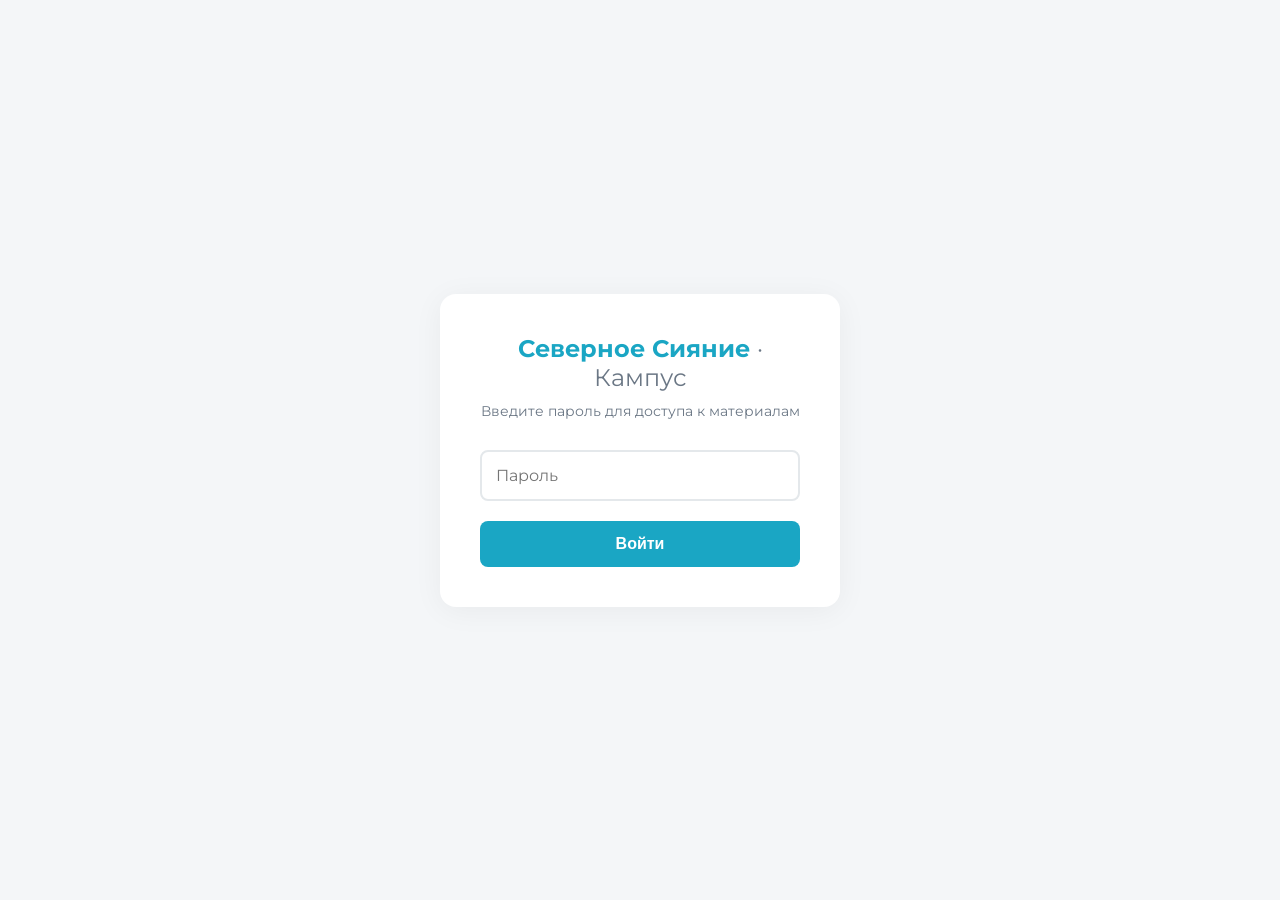
<file: index.html>
<!DOCTYPE html>
<html lang="ru">
<head>
<meta charset="UTF-8">
<meta name="viewport" content="width=device-width, initial-scale=1.0">
<title>Вход · Северное Сияние</title>
<link rel="preconnect" href="https://fonts.googleapis.com">
<link rel="preconnect" href="https://fonts.gstatic.com" crossorigin>
<link href="https://fonts.googleapis.com/css2?family=Montserrat:wght@400;500;600;700&display=swap" rel="stylesheet">
<style>
  :root {
    --primary: #1AA6C4;
    --primary-dark: #158AA3;
    --bg-body: #F4F6F8;
    --text-main: #2C3338;
    --text-muted: #6B7785;
    --border: #E4E8EB;
  }
  * { box-sizing: border-box; margin: 0; padding: 0; }
  body { 
    font-family: 'Montserrat', sans-serif; 
    background: var(--bg-body); 
    display: flex; 
    align-items: center; 
    justify-content: center; 
    height: 100vh; 
    color: var(--text-main);
  }
  .login-screen { 
    background: #fff; 
    padding: 40px; 
    border-radius: 16px; 
    box-shadow: 0 4px 30px rgba(0,0,0,0.05); 
    text-align: center; 
    max-width: 400px; 
    width: 90%; 
  }
  .logo { font-size: 24px; font-weight: 700; color: var(--primary); margin-bottom: 10px; }
  .logo span { font-weight: 400; color: var(--text-muted); }
  .subtitle { font-size: 14px; color: var(--text-muted); margin-bottom: 30px; }
  .input-pass { 
    width: 100%; padding: 14px; margin-bottom: 20px; border: 2px solid var(--border); border-radius: 8px; font-family: 'Montserrat', sans-serif; font-size: 16px; outline: none; transition: border 0.2s;
  }
  .input-pass:focus { border-color: var(--primary); }
  .btn-submit { 
    width: 100%; padding: 14px; background: var(--primary); color: #fff; border: none; border-radius: 8px; font-size: 16px; font-weight: 600; cursor: pointer; transition: background 0.2s; 
  }
  .btn-submit:hover { background: var(--primary-dark); }
  .error-msg { color: #E53935; font-size: 14px; margin-top: 15px; display: none; }
  
  .main-content { 
    display: none; text-align: center; max-width: 600px; width: 90%; animation: fadeIn 0.5s ease; 
  }
  @keyframes fadeIn { from { opacity: 0; transform: translateY(10px); } to { opacity: 1; transform: translateY(0); } }
  .main-content .logo { font-size: 32px; margin-bottom: 10px; }
  .main-content .welcome-text { color: var(--text-muted); margin-bottom: 40px; font-size: 16px; }
  
  .group-btn { 
    display: flex; justify-content: space-between; align-items: center; background: #fff; padding: 20px 30px; border-radius: 12px; text-decoration: none; color: var(--text-main); font-weight: 600; font-size: 18px; box-shadow: 0 2px 10px rgba(0,0,0,0.03); border: 1px solid var(--border); transition: transform 0.2s, box-shadow 0.2s;
  }
  .group-btn:hover { transform: translateY(-2px); box-shadow: 0 6px 20px rgba(26, 166, 196, 0.15); border-color: var(--primary); }
  .group-btn span.arrow { color: var(--primary); font-size: 20px; }
</style>
</head>
<body>

  <!-- Экран входа -->
  <div class="login-screen" id="loginScreen">
    <div class="logo">Северное Сияние <span>· Кампус</span></div>
    <div class="subtitle">Введите пароль для доступа к материалам</div>
    <input type="password" id="passwordInput" class="input-pass" placeholder="Пароль" onkeypress="handleKeyPress(event)">
    <button class="btn-submit" onclick="checkPassword()">Войти</button>
    <div class="error-msg" id="errorMsg">Неверный пароль. Попробуйте снова.</div>
  </div>

  <!-- Основной контент (одна кнопка) -->
  <div class="main-content" id="mainContent">
    <div class="logo">Северное Сияние <span>· Кампус</span></div>
    <div class="welcome-text">Добро пожаловать. Доступ разрешен.</div>
    
    <a href="group-2/index.html" class="group-btn">
      <span>Перейти к материалам уроков</span>
      <span class="arrow">&rarr;</span>
    </a>
  </div>

  <script>
    const SECRET_PASSWORD = "thebestway2026"; 

    function checkPassword() {
      const input = document.getElementById('passwordInput').value;
      const errorMsg = document.getElementById('errorMsg');
      
      if (input === SECRET_PASSWORD) {
        document.getElementById('loginScreen').style.display = 'none';
        document.getElementById('mainContent').style.display = 'block';
      } else {
        errorMsg.style.display = 'block';
        document.getElementById('passwordInput').value = '';
        const form = document.querySelector('.login-screen');
        form.style.transform = 'translateX(-5px)';
        setTimeout(() => form.style.transform = 'translateX(5px)', 50);
        setTimeout(() => form.style.transform = 'translateX(0)', 100);
      }
    }

    function handleKeyPress(event) {
      if (event.key === 'Enter') { checkPassword(); }
    }
  </script>
</body>
</html>
</file>
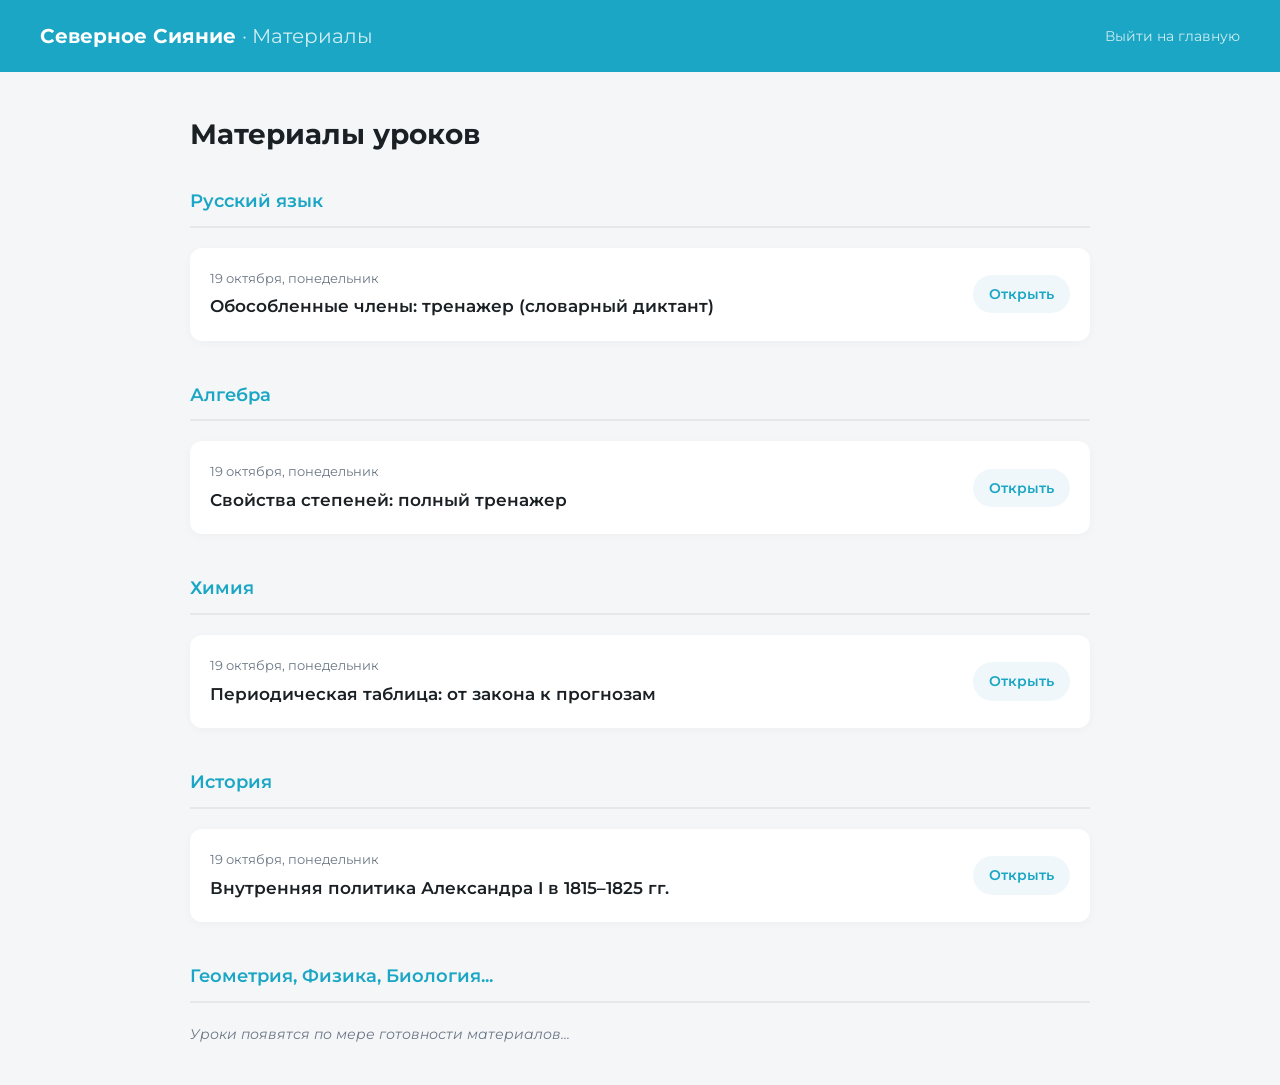
<file: group-2/index.html>
<!DOCTYPE html>
<html lang="ru">
<head>
<meta charset="UTF-8">
<meta name="viewport" content="width=device-width, initial-scale=1.0">
<title>Уроки · Группа 2</title>
<link rel="preconnect" href="https://fonts.googleapis.com">
<link rel="preconnect" href="https://fonts.gstatic.com" crossorigin>
<link href="https://fonts.googleapis.com/css2?family=Lora:wght@400;600&family=Montserrat:wght@400;500;600;700&display=swap" rel="stylesheet">
<style>
  body { font-family: 'Lora', serif; background: #F4F6F8; color: #2C3338; margin: 0; padding: 0; line-height: 1.6; }
  .header { background: #1AA6C4; color: #fff; padding: 20px 40px; display: flex; justify-content: space-between; align-items: center; }
  .brand { font-family: 'Montserrat', sans-serif; font-size: 20px; font-weight: 700; }
  .container { max-width: 900px; margin: 40px auto; padding: 0 20px; }
  h1 { font-family: 'Montserrat', sans-serif; font-size: 28px; margin-bottom: 30px; color: #1A2024; }
  .subject-section { margin-bottom: 40px; }
  .subject-title { font-family: 'Montserrat', sans-serif; font-size: 18px; font-weight: 600; color: #1AA6C4; border-bottom: 2px solid #E4E8EB; padding-bottom: 10px; margin-bottom: 20px; }
  .lesson-card { background: #fff; border-radius: 12px; padding: 20px; margin-bottom: 15px; box-shadow: 0 2px 10px rgba(0,0,0,0.03); display: flex; justify-content: space-between; align-items: center; text-decoration: none; color: inherit; transition: transform 0.2s, box-shadow 0.2s; }
  .lesson-card:hover { transform: translateY(-2px); box-shadow: 0 4px 15px rgba(0,0,0,0.08); }
  .lesson-info { flex: 1; }
  .lesson-date { font-family: 'Montserrat', sans-serif; font-size: 13px; color: #6B7785; margin-bottom: 5px; }
  .lesson-name { font-family: 'Montserrat', sans-serif; font-size: 17px; font-weight: 600; color: #1A2024; }
  .btn-go { font-family: 'Montserrat', sans-serif; font-size: 14px; font-weight: 600; color: #1AA6C4; background: #F0F7FA; padding: 8px 16px; border-radius: 20px; }
</style>
</head>
<body>
  <div class="header">
    <div class="brand">Северное Сияние <span style="font-weight:400; opacity:0.8;">· Материалы</span></div>
    <a href="../index.html" style="color: #fff; text-decoration: none; font-family: 'Montserrat'; font-size: 14px; opacity: 0.8;">Выйти на главную</a>
  </div>
  <div class="container">
    <h1>Материалы уроков</h1>
    
    <!-- РУССКИЙ ЯЗЫК -->
    <div class="subject-section">
      <div class="subject-title">Русский язык</div>
      <a href="lessons/2026-10-19-russian-obosoblennye.html" class="lesson-card">
        <div class="lesson-info">
          <div class="lesson-date">19 октября, понедельник</div>
          <div class="lesson-name">Обособленные члены: тренажер (словарный диктант)</div>
        </div>
        <div class="btn-go">Открыть</div>
      </a>
    </div>

    <!-- АЛГЕБРА -->
    <div class="subject-section">
      <div class="subject-title">Алгебра</div>
      <a href="lessons/2026-10-19-algebra-stepeni.html" class="lesson-card">
        <div class="lesson-info">
          <div class="lesson-date">19 октября, понедельник</div>
          <div class="lesson-name">Свойства степеней: полный тренажер</div>
        </div>
        <div class="btn-go">Открыть</div>
      </a>
    </div>

    <!-- ХИМИЯ -->
    <div class="subject-section">
      <div class="subject-title">Химия</div>
      <a href="lessons/2026-10-19-chemistry-mendeleev.html" class="lesson-card">
        <div class="lesson-info">
          <div class="lesson-date">19 октября, понедельник</div>
          <div class="lesson-name">Периодическая таблица: от закона к прогнозам</div>
        </div>
        <div class="btn-go">Открыть</div>
      </a>
    </div>

    <!-- ИСТОРИЯ -->
    <div class="subject-section">
      <div class="subject-title">История</div>
      <a href="lessons/2026-10-19-history-aleksandr-i.html" class="lesson-card">
        <div class="lesson-info">
          <div class="lesson-date">19 октября, понедельник</div>
          <div class="lesson-name">Внутренняя политика Александра I в 1815–1825 гг.</div>
        </div>
        <div class="btn-go">Открыть</div>
      </a>
    </div>
    
    <!-- ПУСТЫЕ ПРЕДМЕТЫ -->
    <div class="subject-section">
      <div class="subject-title">Геометрия, Физика, Биология...</div>
      <div style="font-family: 'Montserrat'; font-size: 14px; color: #6B7785; font-style: italic;">Уроки появятся по мере готовности материалов...</div>
    </div>

  </div>
</body>
</html>
</file>
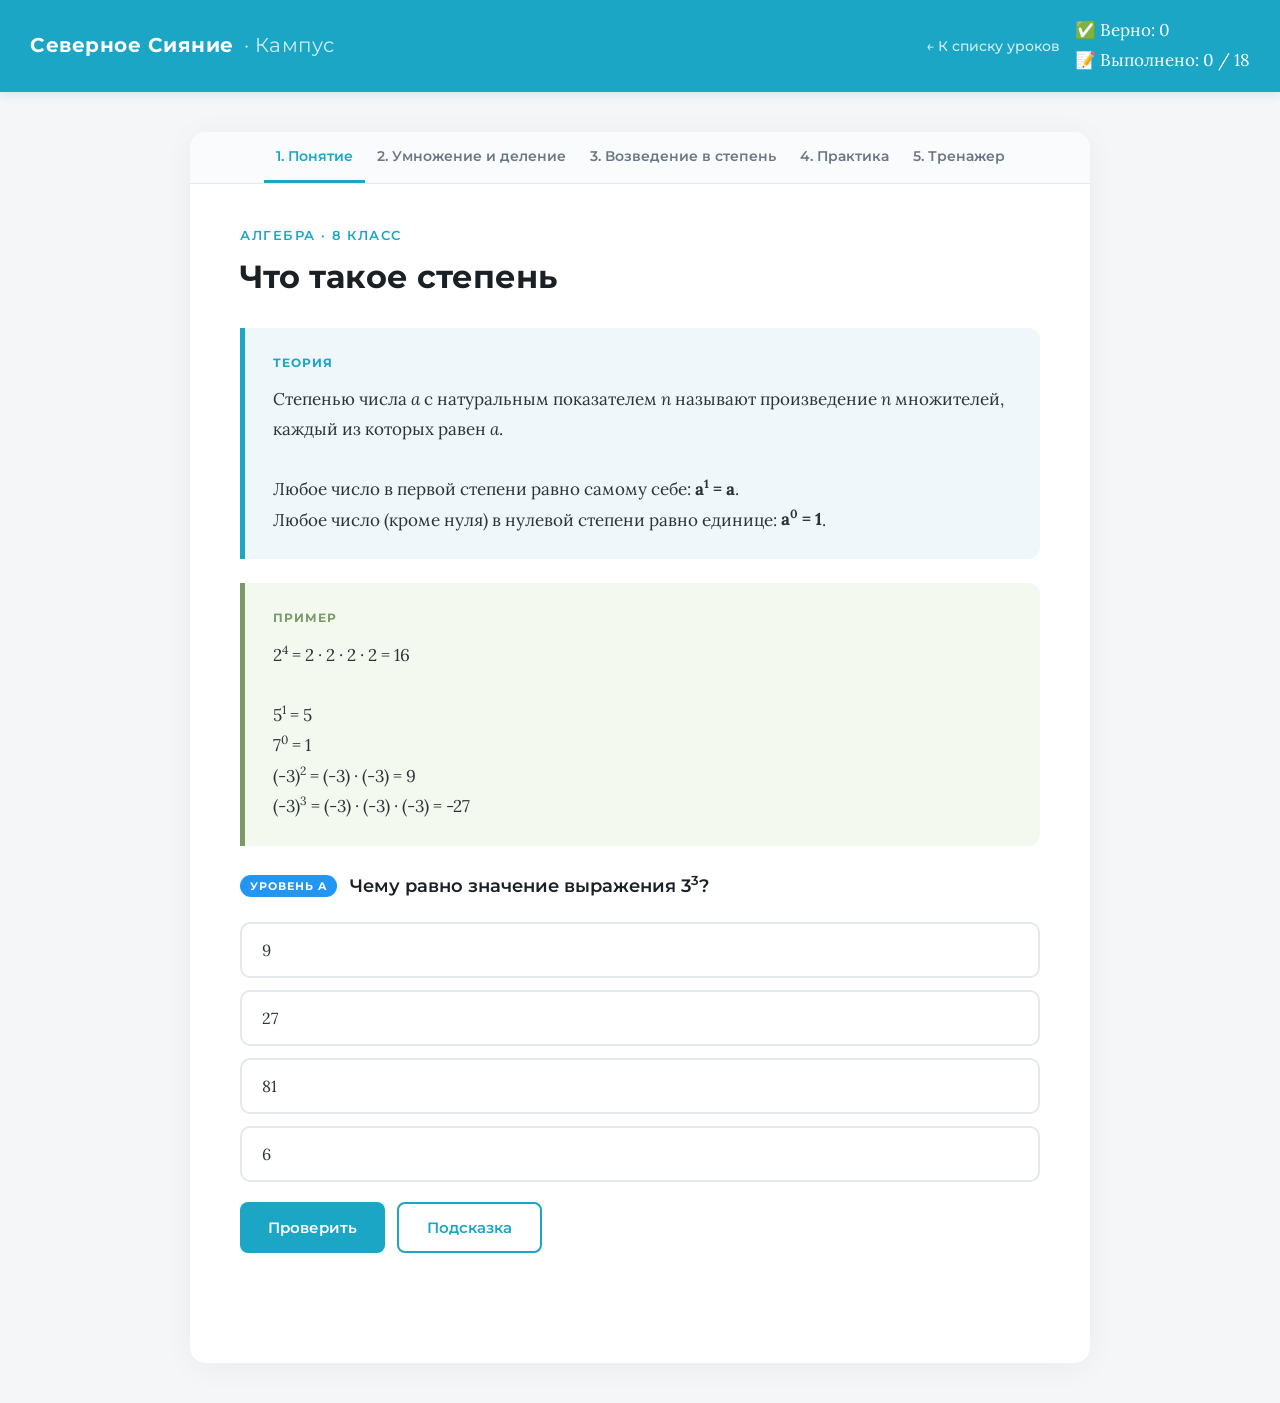
<file: group-2/lessons/2026-10-19-algebra-stepeni.html>
<!DOCTYPE html>
<html lang="ru">
<head>
<meta charset="UTF-8">
<meta name="viewport" content="width=device-width, initial-scale=1.0">
<title>Свойства степеней · Тренажер</title>
<link rel="stylesheet" href="../../assets/lesson.css">
<link rel="preconnect" href="https://fonts.googleapis.com">
<link rel="preconnect" href="https://fonts.gstatic.com" crossorigin>
<link href="https://fonts.googleapis.com/css2?family=Lora:ital,wght@0,400;0,600;1,400&family=Montserrat:wght@400;500;600;700&display=swap" rel="stylesheet">
<style>
  /* Исправленные стили вкладок (без скролла) */
  .tabs-nav { 
    display: flex; 
    flex-wrap: wrap; 
    justify-content: center; 
    background: #F9FBFC; 
    border-bottom: 1px solid var(--border); 
    padding: 0 10px; 
  }
  .tab-btn { 
    font-family: 'Montserrat', sans-serif; 
    background: transparent; 
    border: none; 
    padding: 15px 12px; 
    font-size: 14px; 
    font-weight: 600; 
    color: var(--text-muted); 
    cursor: pointer; 
    border-bottom: 3px solid transparent; 
    transition: all 0.2s; 
    white-space: nowrap; 
  }
  .tab-btn:hover { color: var(--primary); }
  .tab-btn.active { color: var(--primary); border-bottom-color: var(--primary); }
  
  /* Стили для математических формул */
  .math-block { background: #fff; padding: 15px 20px; border-radius: 8px; font-family: 'Lora', serif; font-size: 18px; text-align: center; margin: 15px 0; border: 1px solid var(--border); }
  sup { font-size: 0.7em; }
</style>
</head>
<body>

<header class="top-bar">
  <div class="brand">Северное Сияние <span>· Кампус</span></div>
  <div class="teacher-badge">Режим наставника</div>
  <div style="display: flex; align-items: center; gap: 15px;">
    <a href="../index.html" style="font-family: 'Montserrat', sans-serif; font-size: 14px; color: #fff; text-decoration: none; font-weight: 500; opacity: 0.8; transition: opacity 0.2s;" onmouseover="this.style.opacity='1'" onmouseout="this.style.opacity='0.8'">&larr; К списку уроков</a>
    <div class="stats" id="stats"></div>
  </div>
</header>

<div class="container">
  <!-- Сокращенные названия вкладок -->
  <div class="tabs-nav" id="tabs-nav">
    <button class="tab-btn active" onclick="LessonEngine.renderTab(0)">1. Понятие</button>
    <button class="tab-btn" onclick="LessonEngine.renderTab(1)">2. Умножение и деление</button>
    <button class="tab-btn" onclick="LessonEngine.renderTab(2)">3. Возведение в степень</button>
    <button class="tab-btn" onclick="LessonEngine.renderTab(3)">4. Практика</button>
    <button class="tab-btn" onclick="LessonEngine.renderTab(4)">5. Тренажер</button>
  </div>

  <div class="lesson-content" id="main-content">
    <!-- Содержимое генерируется через JS -->
  </div>
</div>

<script src="../../assets/core.js"></script>
<script>
const lessonData = {
  id: 'algebra_8_stepeni_trenazher',
  subject: 'Алгебра · 8 класс',
  tabs: [
    {
      title: "Что такое степень",
      theory: "Степенью числа <em>a</em> с натуральным показателем <em>n</em> называют произведение <em>n</em> множителей, каждый из которых равен <em>a</em>.<br><br>Любое число в первой степени равно самому себе: <strong>a<sup>1</sup> = a</strong>.<br>Любое число (кроме нуля) в нулевой степени равно единице: <strong>a<sup>0</sup> = 1</strong>.",
      example: "2<sup>4</sup> = 2 · 2 · 2 · 2 = 16<br><br>5<sup>1</sup> = 5<br>7<sup>0</sup> = 1<br>(-3)<sup>2</sup> = (-3) · (-3) = 9<br>(-3)<sup>3</sup> = (-3) · (-3) · (-3) = -27",
      teacherNote: "Тайминг: 5 минут. Обратите внимание на то, что отрицательное число в четной степени дает плюс, а в нечетной — минус.",
      tasks: [
        {
          type: 'choice', level: 'A',
          q: 'Чему равно значение выражения 3<sup>3</sup>?',
          options: ['9', '27', '81', '6'],
          a: '27', hint: '3 · 3 · 3.',
          solution: '3 · 3 = 9, 9 · 3 = 27.'
        },
        {
          type: 'input', level: 'A',
          q: 'Вычислите: 5<sup>0</sup> + 2<sup>3</sup>. Напишите только число.',
          a: '9', hint: 'Любое число в нулевой степени равно 1.',
          solution: '5<sup>0</sup> = 1. 2<sup>3</sup> = 8. 1 + 8 = 9.'
        },
        {
          type: 'choice', level: 'B',
          q: 'Какое из чисел является положительным?',
          options: ['(-2)<sup>3</sup>', '(-2)<sup>2</sup>', '(-2)<sup>5</sup>', '-2<sup>4</sup>'],
          a: '(-2)<sup>2</sup>', hint: 'Вспомните правило знаков при возведении в степень.',
          solution: 'Отрицательное число в четной степени дает положительный результат. (-2)<sup>2</sup> = 4.'
        }
      ]
    },
    {
      title: "Умножение и деление",
      theory: "При умножении степеней с одинаковыми основаниями показатели складываются, а основание остается прежним: <br><div class='math-block'>a<sup>m</sup> · a<sup>n</sup> = a<sup>m+n</sup></div>При делении степеней с одинаковыми основаниями из показателя числителя вычитается показатель знаменателя:<br><div class='math-block'>a<sup>m</sup> : a<sup>n</sup> = a<sup>m-n</sup></div>",
      example: "x<sup>3</sup> · x<sup>4</sup> = x<sup>3+4</sup> = x<sup>7</sup><br><br>y<sup>8</sup> : y<sup>3</sup> = y<sup>8-3</sup> = y<sup>5</sup>",
      teacherNote: "Тайминг: 6 минут. Главное правило — основания должны быть одинаковыми! 2<sup>3</sup> · 3<sup>2</sup> сложить нельзя.",
      tasks: [
        {
          type: 'choice', level: 'A',
          q: 'Упростите выражение: a<sup>3</sup> · a<sup>7</sup>',
          options: ['a<sup>10</sup>', 'a<sup>21</sup>', 'a<sup>4</sup>', '2a<sup>10</sup>'],
          a: 'a<sup>10</sup>', hint: 'Показатели нужно сложить.',
          solution: 'a<sup>3</sup> · a<sup>7</sup> = a<sup>3+7</sup> = a<sup>10</sup>.'
        },
        {
          type: 'input', level: 'A',
          q: 'Вычислите: 2<sup>5</sup> : 2<sup>2</sup>. Напишите только число.',
          a: '8', hint: 'Из первого показателя вычтите второй.',
          solution: '2<sup>5-2</sup> = 2<sup>3</sup> = 8.'
        },
        {
          type: 'input', level: 'B',
          q: 'Упростите: x<sup>8</sup> : x<sup>3</sup>. Напишите ответ (степень через ^).',
          a: 'x^5', hint: 'Вычтите показатели.',
          solution: 'x<sup>8-3</sup> = x<sup>5</sup>.'
        },
        {
          type: 'input', level: 'B',
          q: 'Упростите: a<sup>2</sup> · a<sup>5</sup> · a. (напишите через ^)',
          a: 'a^8', hint: 'У буквы a без степени показатель равен 1.',
          solution: 'a<sup>2+5+1</sup> = a<sup>8</sup>.'
        },
        {
          type: 'choice', level: 'C',
          q: 'Упростите выражение: (x<sup>5</sup> · x<sup>3</sup>) : x<sup>4</sup>',
          options: ['x<sup>4</sup>', 'x<sup>12</sup>', 'x<sup>2</sup>', 'x<sup>9</sup>'],
          a: 'x<sup>4</sup>', hint: 'Сначала сложите степени в скобках, потом вычтите.',
          solution: 'x<sup>5+3</sup> = x<sup>8</sup>. x<sup>8</sup> : x<sup>4</sup> = x<sup>4</sup>.'
        }
      ]
    },
    {
      title: "Возведение в степень",
      theory: "При возведении степени в степень показатели перемножаются: <br><div class='math-block'>(a<sup>m</sup>)<sup>n</sup> = a<sup>m · n</sup></div>При возведении в степень произведения (или дроби) в эту степень возводится каждый множитель:<br><div class='math-block'>(a · b)<sup>n</sup> = a<sup>n</sup> · b<sup>n</sup></div>",
      example: "(x<sup>2</sup>)<sup>3</sup> = x<sup>2·3</sup> = x<sup>6</sup><br><br>(2y)<sup>3</sup> = 2<sup>3</sup> · y<sup>3</sup> = 8y<sup>3</sup>",
      teacherNote: "Тайминг: 6 минут. Часто путают сложение и умножение показателей. Напомните, что здесь они перемножаются.",
      tasks: [
        {
          type: 'choice', level: 'A',
          q: 'Упростите выражение: (y<sup>4</sup>)<sup>3</sup>',
          options: ['y<sup>7</sup>', 'y<sup>12</sup>', 'y<sup>64</sup>', '3y<sup>4</sup>'],
          a: 'y<sup>12</sup>', hint: 'Показатели нужно перемножить.',
          solution: 'y<sup>4·3</sup> = y<sup>12</sup>.'
        },
        {
          type: 'input', level: 'B',
          q: 'Упростите: (x<sup>3</sup>)<sup>4</sup> · x<sup>2</sup>. (напишите через ^)',
          a: 'x^14', hint: 'Сначала возведите в степень, потом умножьте.',
          solution: '(x<sup>3</sup>)<sup>4</sup> = x<sup>12</sup>. x<sup>12</sup> · x<sup>2</sup> = x<sup>14</sup>.'
        },
        {
          type: 'choice', level: 'B',
          q: 'Упростите выражение: (2x)<sup>4</sup>',
          options: ['2x<sup>4</sup>', '8x<sup>4</sup>', '16x<sup>4</sup>', '16x'],
          a: '16x<sup>4</sup>', hint: 'Возведите в степень и число 2, и букву x.',
          solution: '2<sup>4</sup> · x<sup>4</sup> = 16x<sup>4</sup>.'
        },
        {
          type: 'choice', level: 'C',
          q: 'Упростите: (3a<sup>2</sup>b)<sup>3</sup>',
          options: ['3a<sup>6</sup>b<sup>3</sup>', '27a<sup>6</sup>b<sup>3</sup>', '9a<sup>6</sup>b<sup>3</sup>', '27a<sup>5</sup>b<sup>3</sup>'],
          a: '27a<sup>6</sup>b<sup>3</sup>', hint: 'Возведите 3 в куб, а показатели a и b умножьте на 3.',
          solution: '3<sup>3</sup> · a<sup>2·3</sup> · b<sup>1·3</sup> = 27a<sup>6</sup>b<sup>3</sup>.'
        }
      ]
    },
    {
      title: "Сложная практика (из ОГЭ)",
      theory: "Применяйте при преобразовании степеней либо свойства, либо определение. Не торопитесь, следите за знаками.",
      teacherNote: "Тайминг: 10 минут. Это задания повышенной сложности.",
      tasks: [
        {
          type: 'input', level: 'B',
          q: 'Вычислите: (-3)<sup>2</sup> + (-3)<sup>3</sup>. Напишите число.',
          a: '-18', hint: 'Квадрат отрицательного числа положителен, куб — отрицателен.',
          solution: '9 + (-27) = -18.'
        },
        {
          type: 'input', level: 'B',
          q: 'Вычислите: 2<sup>5</sup> · 2<sup>2</sup> : 2<sup>4</sup>. Напишите число.',
          a: '8', hint: 'Сложите степени при умножении, затем вычтите.',
          solution: '2<sup>5+2-4</sup> = 2<sup>3</sup> = 8.'
        },
        {
          type: 'input', level: 'C',
          q: 'Упростите: (2a<sup>3</sup>)<sup>2</sup> · (3a<sup>2</sup>)<sup>2</sup>. (через ^, например 36a^10)',
          a: '36a^10', hint: 'Сначала возведите каждую скобку в квадрат, затем перемножьте.',
          solution: '4a<sup>6</sup> · 9a<sup>4</sup> = 36a<sup>10</sup>.'
        },
        {
          type: 'input', level: 'C',
          q: 'Упростите: ((x<sup>3</sup>)<sup>2</sup> · x<sup>4</sup>) : (x<sup>2</sup>)<sup>2</sup>.',
          a: 'x^6', hint: 'Соберите все степени в числителе и разделите.',
          solution: 'x<sup>6</sup> · x<sup>4</sup> = x<sup>10</sup>. В знаменателе x<sup>4</sup>. x<sup>10-4</sup> = x<sup>6</sup>.'
        },
        {
          type: 'input', level: 'D',
          q: 'Вычислите: 2<sup>10</sup> · 2<sup>-5</sup> : 2<sup>2</sup>. (если проходили отрицательные степени)',
          a: '8', hint: '2<sup>10-5-2</sup>.',
          solution: '2<sup>3</sup> = 8.'
        },
        {
          type: 'choice', level: 'D',
          q: 'Сравните: 2<sup>10</sup> и 10<sup>2</sup>. Что больше?',
          options: ['2<sup>10</sup>', '10<sup>2</sup>', 'Они равны', 'Сравнить нельзя'],
          a: '2<sup>10</sup>', hint: '2<sup>10</sup> = 1024, 10<sup>2</sup> = 100.',
          solution: '1024 > 100. Значит, 2<sup>10</sup>.'
        }
      ]
    },
    {
      title: "Бесконечный тренажер",
      isTrainer: true,
      theory: "Этот блок создан для практики. Здесь нет оценок и влияния на общую статистику. Решайте столько, сколько нужно. Нажимайте «Другое задание», чтобы получить новый пример.",
      teacherNote: "Ученик может тренироваться самостоятельно. Ошибки здесь не идут в общий зачет.",
      tasks: [
        { type: 'input', q: 'Запишите в виде степени: x · x · x · x · x', a: 'x^5', hint: 'Считаем количество иксов.' },
        { type: 'input', q: 'Вычислите: 2<sup>4</sup>', a: '16', hint: '2·2·2·2' },
        { type: 'input', q: 'Вычислите: 5<sup>0</sup>', a: '1', hint: 'Любое число в нулевой степени.' },
        { type: 'input', q: 'Упростите: a<sup>3</sup> · a<sup>7</sup>', a: 'a^10', hint: 'Сложите показатели.' },
        { type: 'input', q: 'Упростите: x<sup>8</sup> : x<sup>3</sup>', a: 'x^5', hint: 'Вычтите показатели.' },
        { type: 'input', q: 'Упростите: (y<sup>4</sup>)<sup>3</sup>', a: 'y^12', hint: 'Перемножьте показатели.' },
        { type: 'input', q: 'Упростите: (2x)<sup>4</sup>', a: '16x^4', hint: 'Возведите 2 в 4 степень, а x умножите на 4.' },
        { type: 'input', q: 'Упростите: (x/3)<sup>2</sup>', a: 'x^2/9', hint: 'Возведите в квадрат числитель и знаменатель.' },
        { type: 'input', q: 'Упростите: a<sup>2</sup> · a<sup>5</sup> · a', a: 'a^8', hint: 'Не забудьте, что у последней "a" степень 1.' },
        { type: 'input', q: 'Упростите: (x<sup>3</sup>)<sup>4</sup> · x<sup>2</sup>', a: 'x^14', hint: '(x^3)^4 = x^12, дальше сложите.' },
        { type: 'input', q: 'Вычислите: (-3)<sup>2</sup> + (-3)<sup>3</sup>', a: '-18', hint: '9 + (-27).' },
        { type: 'input', q: 'Упростите: (3a<sup>2</sup>b)<sup>3</sup>', a: '27a^6b^3', hint: 'Каждый множитель в куб.' },
        { type: 'input', q: 'Упростите: (x/2)<sup>4</sup> · x<sup>2</sup>', a: 'x^6/16', hint: 'Сначала возведите дробь в степень.' },
        { type: 'input', q: 'Упростите: (2a<sup>3</sup>)<sup>4</sup> · (3a<sup>2</sup>)<sup>2</sup>', a: '144a^16', hint: '16a^12 * 9a^4.' },
        { type: 'input', q: 'Упростите: (x<sup>5</sup> · x<sup>3</sup>) : x<sup>4</sup>', a: 'x^4', hint: 'x^8 : x^4.' },
        { type: 'input', q: 'Вычислите: 2<sup>5</sup> : 2<sup>2</sup> · 2<sup>4</sup>', a: '128', hint: '2^(5-2+4) = 2^7.' },
        { type: 'input', q: 'Упростите: (a<sup>2</sup>b<sup>3</sup>)<sup>2</sup> · (a<sup>3</sup>b)<sup>4</sup>', a: 'a^16b^10', hint: 'a^4b^6 * a^12b^4.' },
        { type: 'input', q: 'Упростите: ((x<sup>3</sup>)<sup>2</sup> · x<sup>4</sup>) : (x<sup>2</sup>)<sup>2</sup>', a: 'x^6', hint: 'x^6 * x^4 / x^4 = x^6.' },
        { type: 'input', q: 'Упростите: (2a<sup>3</sup>)<sup>2</sup> · (3a<sup>2</sup>)<sup>3</sup> : (6a<sup>4</sup>)', a: '12a^4', hint: '4a^6 * 27a^6 / 6a^4 = 108a^12 / 6a^4.' },
        { type: 'input', q: 'Вычислите: (2<sup>3</sup>)<sup>2</sup> : 2<sup>4</sup>', a: '4', hint: '2^6 / 2^4 = 2^2.' },
        { type: 'input', q: 'Упростите: (x<sup>2</sup>y)<sup>3</sup> · (xy<sup>2</sup>)<sup>2</sup>', a: 'x^8y^7', hint: 'x^6y^3 * x^2y^4.' },
        { type: 'input', q: 'Упростите: (a<sup>3</sup>b<sup>2</sup>)<sup>4</sup> : (a<sup>2</sup>b)<sup>3</sup>', a: 'a^6b^5', hint: 'a^12b^8 / a^6b^3.' },
        { type: 'input', q: 'Вычислите: 3<sup>4</sup> · 3<sup>2</sup> : 3<sup>5</sup>', a: '3', hint: '3^6 / 3^5.' },
        { type: 'input', q: 'Упростите: (2x<sup>3</sup>y<sup>2</sup>)<sup>3</sup> : (3x<sup>2</sup>y)<sup>2</sup>', a: '8x^5y^4/9', hint: '8x^9y^6 / 9x^4y^2.' },
        { type: 'input', q: 'Сравните: 2<sup>10</sup> и 10<sup>2</sup>. (напишите >, < или =)', a: '>', hint: '1024 и 100.' },
        { type: 'input', q: 'Сравните: 3<sup>4</sup> и 4<sup>3</sup>. (напишите >, < или =)', a: '>', hint: '81 и 64.' }
      ]
    }
  ]
};

LessonEngine.init(lessonData);
</script>
</body>
</html>
</file>
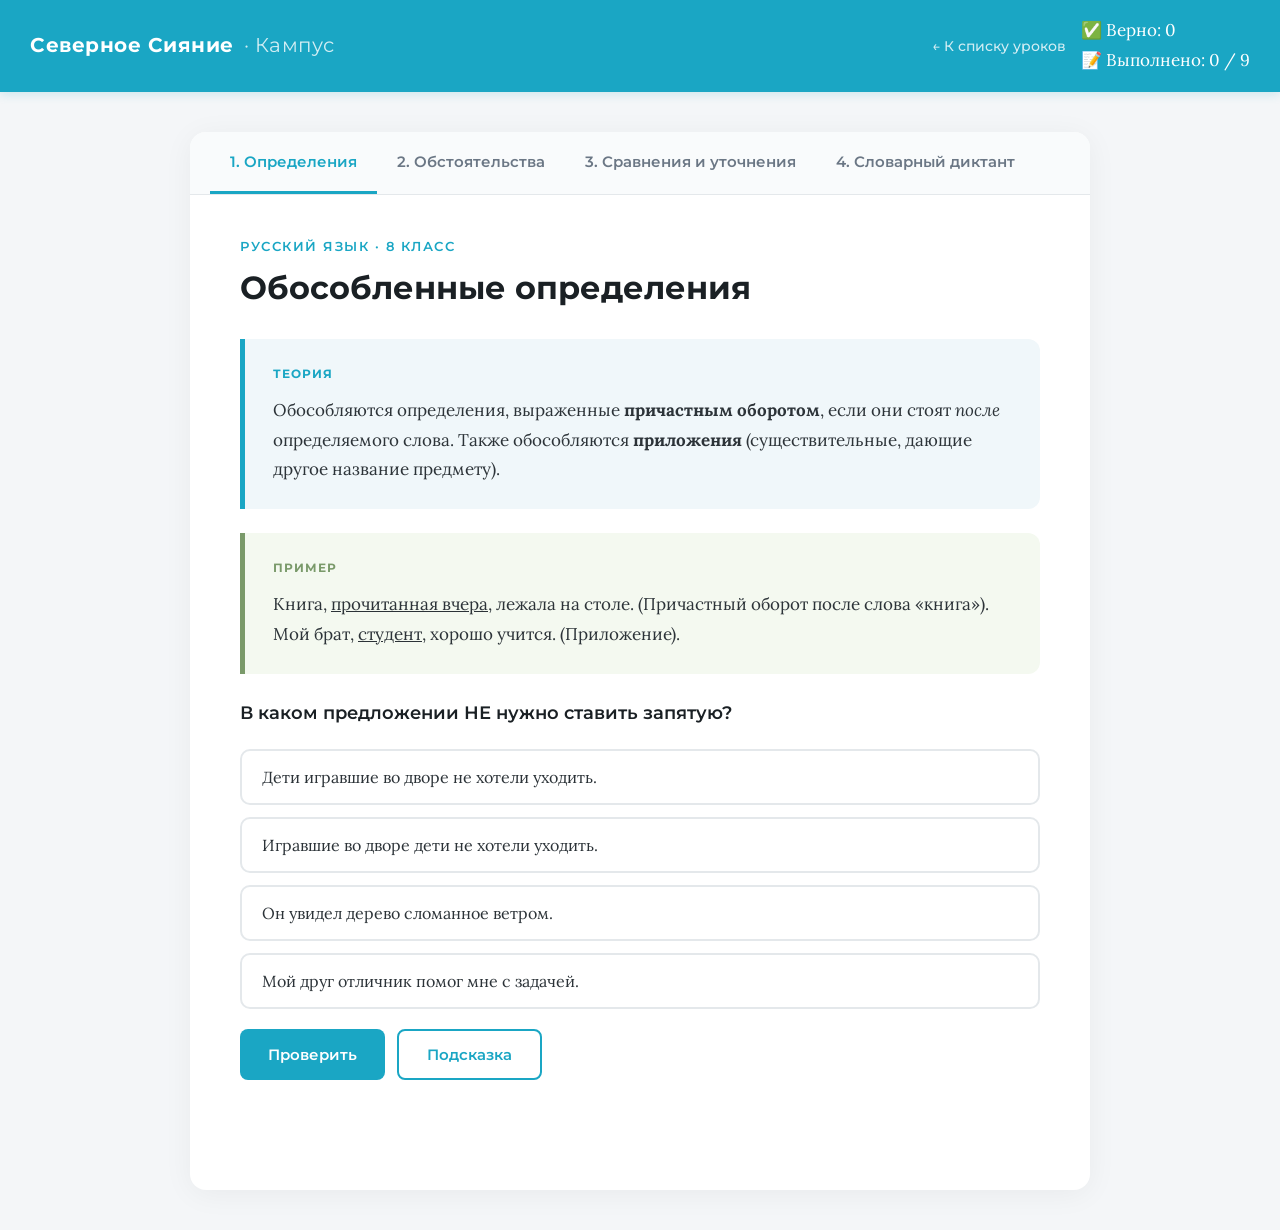
<file: group-2/lessons/2026-10-19-russian-obosoblennye.html>
<!DOCTYPE html>
<html lang="ru">
<head>
<meta charset="UTF-8">
<meta name="viewport" content="width=device-width, initial-scale=1.0">
<title>Обособленные члены · Тренажер</title>
<link rel="stylesheet" href="../../assets/lesson.css">
<link rel="preconnect" href="https://fonts.googleapis.com">
<link rel="preconnect" href="https://fonts.gstatic.com" crossorigin>
<link href="https://fonts.googleapis.com/css2?family=Lora:ital,wght@0,400;0,600;1,400&family=Montserrat:wght@400;500;600;700&display=swap" rel="stylesheet">
<style>
  .tabs-nav { display: flex; background: #F9FBFC; border-bottom: 1px solid var(--border); padding: 0 20px; overflow-x: auto; }
  .tab-btn { font-family: 'Montserrat', sans-serif; background: transparent; border: none; padding: 20px 20px; font-size: 15px; font-weight: 600; color: var(--text-muted); cursor: pointer; border-bottom: 3px solid transparent; transition: all 0.2s; white-space: nowrap; }
  .tab-btn:hover { color: var(--primary); }
  .tab-btn.active { color: var(--primary); border-bottom-color: var(--primary); }
</style>
</head>
<body>

<header class="top-bar">
  <div class="brand">Северное Сияние <span>· Кампус</span></div>
  <div class="teacher-badge">Режим наставника</div>
  <div style="display: flex; align-items: center; gap: 15px;">
    <a href="../index.html" style="font-family: 'Montserrat', sans-serif; font-size: 14px; color: #fff; text-decoration: none; font-weight: 500; opacity: 0.8; transition: opacity 0.2s;" onmouseover="this.style.opacity='1'" onmouseout="this.style.opacity='0.8'">&larr; К списку уроков</a>
    <div class="stats" id="stats"></div>
  </div>
</header>

<div class="container">
  <div class="tabs-nav" id="tabs-nav">
    <button class="tab-btn active" onclick="LessonEngine.renderTab(0)">1. Определения</button>
    <button class="tab-btn" onclick="LessonEngine.renderTab(1)">2. Обстоятельства</button>
    <button class="tab-btn" onclick="LessonEngine.renderTab(2)">3. Сравнения и уточнения</button>
    <button class="tab-btn" onclick="LessonEngine.renderTab(3)">4. Словарный диктант</button>
  </div>

  <div class="lesson-content" id="main-content">
    <!-- Содержимое генерируется через JS -->
  </div>
</div>

<script src="../../assets/core.js"></script>
<script>
const lessonData = {
  id: 'russian_8_obosoblennye_trenazher',
  subject: 'Русский язык · 8 класс',
  tabs: [
    {
      title: "Обособленные определения",
      theory: "Обособляются определения, выраженные <strong>причастным оборотом</strong>, если они стоят <em>после</em> определяемого слова. Также обособляются <strong>приложения</strong> (существительные, дающие другое название предмету).",
      example: "Книга, <u>прочитанная вчера</u>, лежала на столе. (Причастный оборот после слова «книга»).<br>Мой брат, <u>студент</u>, хорошо учится. (Приложение).",
      teacherNote: "Тайминг: 5 минут. Напомните: если причастный оборот стоит ДО определяемого слова, запятая не ставится (например: «Прочитанная вчера книга лежала на столе»).",
      tasks: [
        {
          type: 'choice',
          q: 'В каком предложении НЕ нужно ставить запятую?',
          options: [
            'Дети игравшие во дворе не хотели уходить.',
            'Игравшие во дворе дети не хотели уходить.',
            'Он увидел дерево сломанное ветром.',
            'Мой друг отличник помог мне с задачей.'
          ],
          a: 'Игравшие во дворе дети не хотели уходить.',
          hint: 'Вспомните правило о месте причастного оборота.',
          solution: 'Причастный оборот «игравшие во дворе» стоит ПЕРЕД определяемым словом «дети», поэтому запятая не нужна.'
        },
        {
          type: 'input',
          q: 'Выпишите цифры, на месте которых должны стоять запятые:<br><br>Знаменитые зодчие (1) создавшие в северных болотах этот город (2) воплотили в нём свои мечты.',
          a: '12',
          hint: 'Найдите причастный оборот.',
          solution: 'Причастный оборот «создавшие в северных болотах этот город» стоит после слова «зодчие». Запятые на месте 1 и 2.'
        },
        {
          type: 'open',
          q: 'Придумайте и напишите предложение с обособленным приложением (например, с именем собственным или профессией).',
          hint: 'Используйте конструкцию: Имя (кто он?), сделал что-то.',
          solution: 'Пример: Мой друг, известный художник, подарил мне картину.'
        }
      ]
    },
    {
      title: "Обособленные обстоятельства",
      theory: "Обособляются обстоятельства, выраженные <strong>деепричастиями</strong> и <strong>деепричастными оборотами</strong> (что делая? что сделав?). Также обособляются обстоятельства с предлогами <em>несмотря на, благодаря, вопреки, согласно</em>.",
      example: "Он бежал, <u>не оглядываясь</u>. (Деепричастие).<br><u>Несмотря на усталость</u>, мы продолжили путь. (Обстоятельство уступки).",
      teacherNote: "Тайминг: 5 минут. Обратите внимание на ловушку: деепричастия, ставшие наречиями (например, «читать лежа»), не обособляются.",
      tasks: [
        {
          type: 'choice',
          q: 'В каком предложении запятая поставлена НЕВЕРНО?',
          options: [
            'Мальчик, смеясь, рассказывал историю.',
            'Он работал, не покладая рук.',
            'Благодаря помощи друга, я справился с заданием.',
            'Она сидела молча, глядя в окно.'
          ],
          a: 'Он работал, не покладая рук.',
          hint: 'Вспомните фразеологизмы.',
          solution: '«Не покладая рук» — это фразеологизм, который не обособляется.'
        },
        {
          type: 'input',
          q: 'Выпишите цифры, на месте которых должны стоять запятые:<br><br>Взяв в долг у издателя (1) двадцать пять тысяч фунтов (2) Даррел решил организовать зоопарк.',
          a: '12',
          hint: 'Найдите деепричастный оборот.',
          solution: 'Деепричастный оборот «Взяв в долг у издателя двадцать пять тысяч фунтов» обособляется с двух сторон (1 и 2).'
        },
        {
          type: 'choice',
          q: 'Какое обстоятельство НЕ обособляется?',
          options: [
            'Спустя рукава',
            'Несмотря на дождь',
            'Бегая по утрам',
            'Вопреки ожиданиям'
          ],
          a: 'Спустя рукава',
          hint: 'Это фразеологизм.',
          solution: '«Спустя рукава» — фразеологический оборот, выступающий в роли наречия, он не обособляется.'
        }
      ]
    },
    {
      title: "Сравнительные обороты и уточнения",
      theory: "Обособляются сравнительные обороты с союзами <em>как, будто, словно, точно</em>. Также обособляются <strong>уточняющие члены</strong>, которые сужают понятие (где именно? когда именно?).",
      example: "Он бежал, <u>как ветер</u>. (Сравнение).<br>Внизу, <u>в долине</u>, шумела река. (Уточнение).",
      teacherNote: "Тайминг: 5 минут. Напомните правило: если союз «как» можно заменить на «в качестве», запятая не ставится (например: «Он известен как врач»).",
      tasks: [
        {
          type: 'choice',
          q: 'В каком предложении запятая НЕ нужна?',
          options: [
            'Он вошел как хозяин дома.',
            'Дождь лил как из ведра.',
            'Она была красива как роза.',
            'Он летел как стрела.'
          ],
          a: 'Он вошел как хозяин дома.',
          hint: 'Значение «в качестве кого?».',
          solution: 'В предложении «Он вошел как хозяин дома» союз «как» имеет значение «в качестве», поэтому запятая не нужна.'
        },
        {
          type: 'input',
          q: 'Выпишите цифры, на месте которых должны стоять запятые:<br><br>Завтра (1) двадцать третьего октября (2) мы отправимся в поход (3) несмотря на прогноз.',
          a: '123',
          hint: 'Найдите уточнение и обстоятельство уступки.',
          solution: '«Двадцать третьего октября» — уточнение даты (1 и 2). «Несмотря на прогноз» — обособленное обстоятельство (3).'
        }
      ]
    },
    {
      title: "Словарный диктант",
      theory: "Возьмите тетради и ручки. Наставник продиктует вам словарные слова (из списка 8 класса). Запишите их и подчеркните орфограммы.",
      teacherNote: "Тайминг: 5 минут. Продиктуйте слова: академия, интеллект, беллетристика, искусство, мировоззрение, иллюминация.",
      tasks: [
        {
          type: 'open',
          q: 'Запишите в тетрадь 3 слова из словарного диктанта, в которых вы сомневались, и составьте с ними одно сложное предложение.',
          hint: 'Постарайтесь использовать причастный или деепричастный оборот.',
          solution: 'Оценивается правильность написания слов и наличие обособленного члена в предложении.'
        }
      ]
    }
  ]
};

LessonEngine.init(lessonData);
</script>
</body>
</html>
</file>
<file: assets/lesson.css>
:root {
  --primary: #1AA6C4;
  --primary-dark: #158AA3;
  --bg-body: #F4F6F8;
  --bg-card: #FFFFFF;
  --text-main: #2C3338;
  --text-muted: #6B7785;
  --border: #E4E8EB;
  --theory-bg: #F0F7FA;
  --theory-border: #1AA6C4;
  --example-bg: #F4F9F0;
  --example-border: #7A9A6A;
  --gold-bg: #FFF9E6;
  --gold-border: #F5B301;
  --note-bg: #F5F6F8;
  --note-border: #A0AAB5;
  --violet-bg: #F6F2FA;
  --violet-border: #8A7AA8;
  --scene-bg: #FFF3E0;
  --scene-border: #FF9800;
  --badge-a: #2196F3;
  --badge-b: #F5B301;
  --badge-c: #E53935;
  --badge-d: #8E24AA;
  --success: #4CAF50;
  --error: #E53935;
  --teacher-pink: #FDF2F8;
  --teacher-pink-border: #D81B60;
  --teacher-yellow: #FFF8E1;
  --teacher-yellow-border: #FFB300;
}
* { box-sizing: border-box; margin: 0; padding: 0; }
body { font-family: 'Lora', Georgia, serif; background: var(--bg-body); color: var(--text-main); line-height: 1.75; font-size: 17px; }
.top-bar { background: var(--primary); color: #fff; padding: 16px 30px; display: flex; justify-content: space-between; align-items: center; box-shadow: 0 2px 10px rgba(26, 166, 196, 0.2); position: sticky; top: 0; z-index: 100; }
.brand { font-family: 'Montserrat', sans-serif; font-size: 20px; font-weight: 700; letter-spacing: 0.5px; display: flex; align-items: center; gap: 10px; }
.brand span { font-weight: 400; opacity: 0.8; }
.teacher-badge { background: var(--gold-border); color: #1A2024; font-family: 'Montserrat', sans-serif; font-size: 13px; font-weight: 700; padding: 6px 14px; border-radius: 20px; text-transform: uppercase; display: none; }
.teacher-mode .teacher-badge { display: block; }
.teacher-mode .stats { display: none; }
.container { max-width: 900px; margin: 40px auto; background: var(--bg-card); border-radius: 16px; padding: 0 0 40px 0; box-shadow: 0 4px 30px rgba(0, 0, 0, 0.05); overflow: hidden; }
.tabs-nav { display: flex; background: #F9FBFC; border-bottom: 1px solid var(--border); padding: 0 30px; overflow-x: auto; }
.tab-btn { font-family: 'Montserrat', sans-serif; background: transparent; border: none; padding: 20px 24px; font-size: 15px; font-weight: 600; color: var(--text-muted); cursor: pointer; border-bottom: 3px solid transparent; transition: all 0.2s; white-space: nowrap; }
.tab-btn:hover { color: var(--primary); }
.tab-btn.active { color: var(--primary); border-bottom-color: var(--primary); }
.lesson-content { padding: 40px 50px; }
.lesson-header { margin-bottom: 30px; }
.lesson-subject { font-family: 'Montserrat', sans-serif; font-size: 13px; text-transform: uppercase; letter-spacing: 1.5px; color: var(--primary); font-weight: 600; margin-bottom: 10px; }
.lesson-title { font-family: 'Montserrat', sans-serif; font-size: 32px; font-weight: 700; color: #1A2024; line-height: 1.3; }
.theory, .example, .gold, .note, .violet, .scene { padding: 24px 28px; border-radius: 0 12px 12px 0; margin-bottom: 24px; border-left: 5px solid transparent; }
.theory { background: var(--theory-bg); border-left-color: var(--theory-border); }
.example { background: var(--example-bg); border-left-color: var(--example-border); }
.gold { background: var(--gold-bg); border-left-color: var(--gold-border); }
.note { background: var(--note-bg); border-left-color: var(--note-border); font-style: italic; }
.violet { background: var(--violet-bg); border-left-color: var(--violet-border); }
.scene { background: var(--scene-bg); border-left-color: var(--scene-border); }
.block-label { font-family: 'Montserrat', sans-serif; font-size: 12px; font-weight: 700; text-transform: uppercase; letter-spacing: 1px; margin-bottom: 12px; }
.theory .block-label { color: var(--theory-border); }
.example .block-label { color: var(--example-border); }
.gold .block-label { color: var(--gold-border); }
.note .block-label { color: var(--note-border); }
.violet .block-label { color: var(--violet-border); }
.scene .block-label { color: var(--scene-border); }
.theory p, .example p, .gold p, .note p, .violet p, .scene p { margin-bottom: 12px; }
.theory p:last-child, .example p:last-child { margin-bottom: 0; }
.image-block { margin: 24px 0; text-align: center; }
.image-block img { max-width: 100%; height: auto; border-radius: 12px; box-shadow: 0 4px 15px rgba(0,0,0,0.1); }
.image-caption { font-family: 'Montserrat', sans-serif; font-size: 13px; color: var(--text-muted); margin-top: 10px; font-style: italic; }
.task-block { margin-bottom: 30px; }
.badge { font-family: 'Montserrat', sans-serif; font-size: 11px; font-weight: 700; color: #fff; padding: 4px 10px; border-radius: 12px; text-transform: uppercase; letter-spacing: 1px; margin-right: 8px; vertical-align: middle; }
.badge-a { background: var(--badge-a); }
.badge-b { background: var(--badge-b); color: #1A2024; }
.badge-c { background: var(--badge-c); }
.badge-d { background: var(--badge-d); }
.task-question { font-family: 'Montserrat', sans-serif; font-size: 18px; font-weight: 600; margin-bottom: 20px; color: #1A2024; }
.options-list { display: flex; flex-direction: column; gap: 12px; margin-bottom: 20px; }
.option-btn { font-family: 'Lora', serif; font-size: 16px; text-align: left; padding: 16px 20px; background: #fff; border: 2px solid var(--border); border-radius: 10px; cursor: pointer; transition: all 0.2s; color: var(--text-main); }
.option-btn:hover { border-color: var(--primary); background: #F9FBFC; }
.option-btn.selected { border-color: var(--primary); background: var(--theory-bg); }
.option-btn.correct { border-color: var(--success); background: #EBF7EB; }
.option-btn.incorrect { border-color: var(--error); background: #FDEDED; }
.option-btn:disabled { cursor: default; opacity: 0.8; }
.input-answer, .open-answer { width: 100%; font-family: 'Lora', serif; font-size: 16px; padding: 14px 18px; border: 2px solid var(--border); border-radius: 10px; margin-bottom: 16px; outline: none; transition: border 0.2s; }
.input-answer:focus, .open-answer:focus { border-color: var(--primary); }
.open-answer { min-height: 100px; resize: vertical; }
.actions { display: flex; gap: 12px; flex-wrap: wrap; }
.btn { font-family: 'Montserrat', sans-serif; font-size: 15px; font-weight: 600; padding: 14px 28px; border: none; border-radius: 8px; cursor: pointer; transition: all 0.2s; }
.btn-primary { background: var(--primary); color: #fff; }
.btn-primary:hover { background: var(--primary-dark); }
.btn-secondary { background: #fff; color: var(--primary); border: 2px solid var(--primary); }
.btn-secondary:hover { background: var(--theory-bg); }
.feedback { margin-top: 20px; padding: 16px 20px; border-radius: 10px; font-family: 'Montserrat', sans-serif; font-size: 15px; display: none; }
.feedback.show { display: block; }
.feedback.success { background: #EBF7EB; color: #2E7D32; border-left: 4px solid var(--success); }
.feedback.error { background: #FDEDED; color: #C62828; border-left: 4px solid var(--error); }
.feedback.hint { background: var(--gold-bg); color: #7A5A1A; border-left: 4px solid var(--gold-border); }
.match-row { display: flex; gap: 12px; margin-bottom: 12px; align-items: center; }
.match-left { flex: 1; padding: 14px 18px; background: #F9FBFC; border-radius: 8px; font-size: 15px; font-weight: 600; }
.match-right { flex: 1; }
.match-select { width: 100%; padding: 12px 16px; border: 2px solid var(--border); border-radius: 8px; font-family: 'Lora', serif; font-size: 15px; background: #fff; color: var(--text-main); cursor: pointer; outline: none; }
.match-select:focus { border-color: var(--primary); }
.teacher-note { background: var(--teacher-yellow); border-left: 5px solid var(--teacher-yellow-border); padding: 20px 24px; border-radius: 0 12px 12px 0; margin: 20px 0; font-family: 'Montserrat', sans-serif; font-size: 14px; color: #5D4037; display: none; }
.teacher-answer { background: var(--teacher-pink); border-left: 5px solid var(--teacher-pink-border); padding: 20px 24px; border-radius: 0 12px 12px 0; margin: 20px 0; font-family: 'Lora', serif; font-size: 16px; color: #880E4F; display: none; }
.teacher-mode .teacher-note, .teacher-mode .teacher-answer { display: block; }
.teacher-mode .btn-check, .teacher-mode .btn-hint, .teacher-mode .next-actions { display: none !important; }
.teacher-mode .option-btn { cursor: default; pointer-events: none; }
.teacher-mode .scene-roles { display: none; }
.teacher-mode .scene-teacher { display: block; }
.scene-teacher { display: none; font-family: 'Montserrat', sans-serif; font-size: 15px; color: #E65100; margin-top: 15px; padding-top: 15px; border-top: 1px dashed var(--scene-border); }

@media (max-width: 768px) { 
  .container { margin: 0; border-radius: 0; } 
  .lesson-content { padding: 30px 20px; } 
  .top-bar { padding: 15px 20px; } 
  .brand { font-size: 16px; } 
  .stats { display: none; } 
  .lesson-title { font-size: 24px; } 
  .match-row { flex-direction: column; align-items: stretch; } 
}
/* Кликабельный логотип */
a.brand {
  text-decoration: none;
  color: #fff;
  cursor: pointer;
  transition: opacity 0.2s;
}
a.brand:hover {
  opacity: 0.8;
}

/* Стили для вкладки "Развитие" */
.tab-btn.advanced-tab { color: #8A7AA8; }
.tab-btn.advanced-tab.active { color: #8A7AA8; border-bottom-color: #8A7AA8; }

/* Стили для интерактивной модели атома (Химия) */
.atom-widget { background: #fff; border: 1px solid var(--border); border-radius: 12px; padding: 20px; margin: 24px 0; text-align: center; }
.atom-select { font-family: 'Montserrat', sans-serif; font-size: 16px; padding: 10px 15px; border: 2px solid var(--primary); border-radius: 8px; outline: none; cursor: pointer; margin-bottom: 20px; }
.atom-scene { position: relative; width: 300px; height: 300px; margin: 0 auto; display: flex; align-items: center; justify-content: center; }
.nucleus { width: 40px; height: 40px; background: #E53935; border-radius: 50%; z-index: 10; box-shadow: 0 0 15px rgba(229, 57, 53, 0.5); display: flex; align-items: center; justify-content: center; color: #fff; font-weight: bold; font-family: 'Montserrat'; font-size: 14px; }
.shell { position: absolute; border: 1px dashed #B0BEC5; border-radius: 50%; top: 50%; left: 50%; transform: translate(-50%, -50%); animation: spin 10s linear infinite; }
.electron { width: 10px; height: 10px; background: #1AA6C4; border-radius: 50%; position: absolute; box-shadow: 0 0 5px rgba(26, 166, 196, 0.8); }
@keyframes spin { 100% { transform: translate(-50%, -50%) rotate(360deg); } }
.atom-legend { font-family: 'Montserrat'; font-size: 14px; color: var(--text-muted); margin-top: 15px; }
.legend-dot { display: inline-block; width: 12px; height: 12px; border-radius: 50%; margin: 0 5px 0 15px; vertical-align: middle; }
</file>
